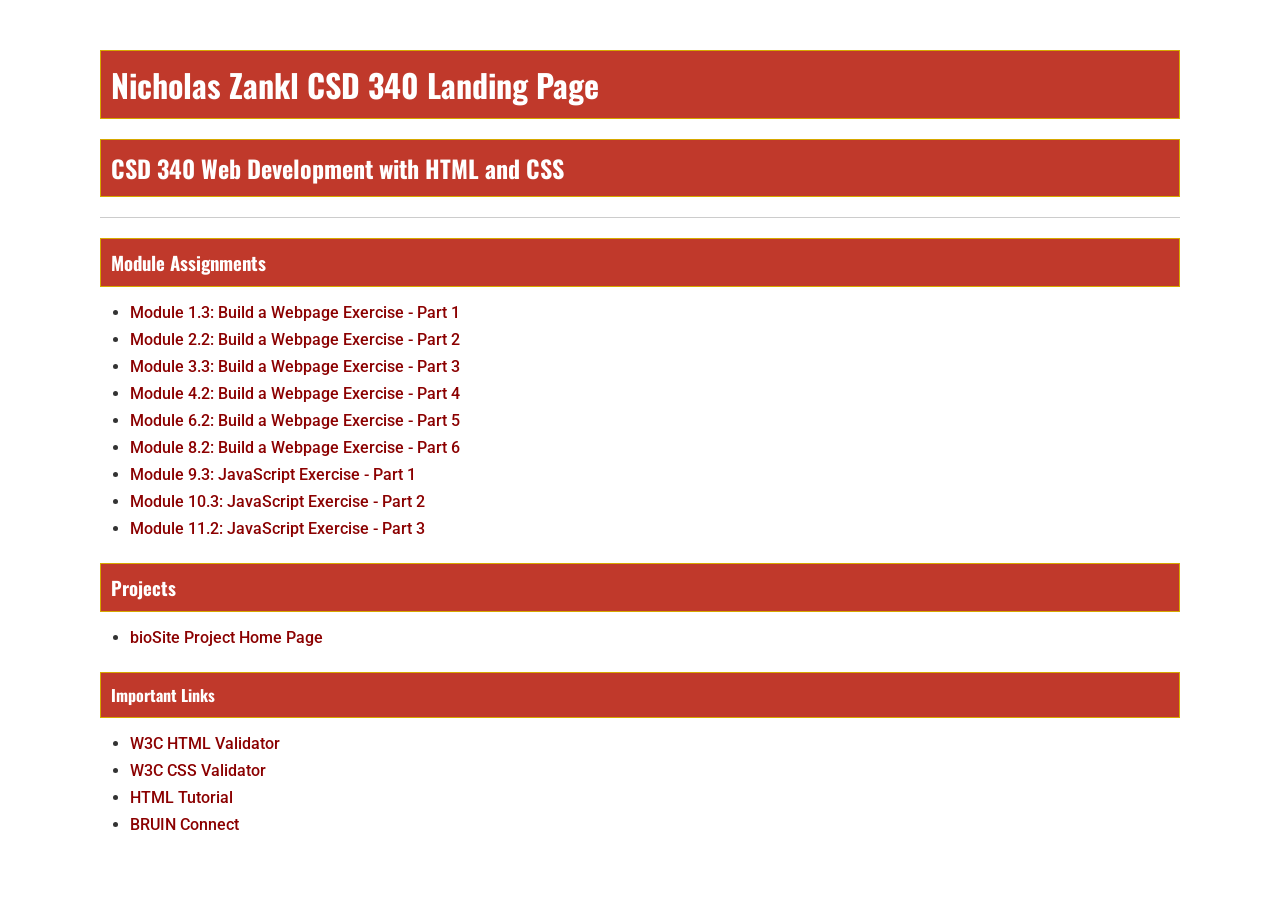
<file: index.html>
<!-- 
    Title: index.html
    Author: Nicholas Zankl
    Description: Landing page portal for CSD 340 Web Development with HTML and CSS
-->

<!DOCTYPE html>
<html lang="en">
<head>
    <meta charset="UTF-8">
    <meta name="viewport" content="width=device-width, initial-scale=1.0">
    <title>Nicholas Zankl CSD 340 Landing Page</title>
    <!-- Google Fonts link for modern typography -->
    <link rel="preconnect" href="https://fonts.googleapis.com">
    <link rel="preconnect" href="https://fonts.gstatic.com" crossorigin>
    <link href="https://fonts.googleapis.com/css2?family=Oswald:wght@400;600;700&family=Roboto:wght@400;500;700&display=swap" rel="stylesheet">
    <!-- Link to external CSS stylesheet -->
    <link rel="stylesheet" href="site.css">
</head>
<body>
    <div id="container">
        <h1>Nicholas Zankl CSD 340 Landing Page</h1>
        <h2>CSD 340 Web Development with HTML and CSS</h2>
        
        <hr>

        <h3>Module Assignments</h3>
        <ul>
            <li><a href="module-1/Zankl_Mod1_3.html">Module 1.3: Build a Webpage Exercise - Part 1</a></li>
            <li><a href="module-2/Zankl_Mod2_2.html">Module 2.2: Build a Webpage Exercise - Part 2</a></li>
            <li><a href="module-3/Zankl_Mod3_3.html">Module 3.3: Build a Webpage Exercise - Part 3</a></li>
			<li><a href="module-4/Zankl_Mod4_2.html">Module 4.2: Build a Webpage Exercise - Part 4</a></li>
			<li><a href="module-6/Zankl_Mod6_2.html">Module 6.2: Build a Webpage Exercise - Part 5</a></li>
			<li><a href="module-8/Zankl_Mod8_2.html">Module 8.2: Build a Webpage Exercise - Part 6</a></li>
			<li><a href="module-9/Zankl_Mod9_3.html">Module 9.3: JavaScript Exercise - Part 1</a></li>
			<li><a href="module-10/Zankl_Mod10_3.html">Module 10.3: JavaScript Exercise - Part 2</a></li>
			<li><a href="module-11/Zankl_Mod11_2.html">Module 11.2: JavaScript Exercise - Part 3</a></li>
        </ul>

        <h3>Projects</h3>
        <ul>
            <li><a href="bioSite/index.html">bioSite Project Home Page</a></li>
        </ul>

        <h4>Important Links</h4>
        <ul>
            <li><a href="https://validator.w3.org/" target="_blank" rel="noopener">W3C HTML Validator</a></li>
            <li><a href="http://jigsaw.w3.org/css-validator/" target="_blank" rel="noopener">W3C CSS Validator</a></li>
            <li><a href="https://www.w3schools.com/html/" target="_blank" rel="noopener">HTML Tutorial</a></li>
            <li><a href="https://bruinconnect.bellevue.edu/" target="_blank" rel="noopener">BRUIN Connect</a></li>
        </ul>
    </div>
</body>
</html>
</file>
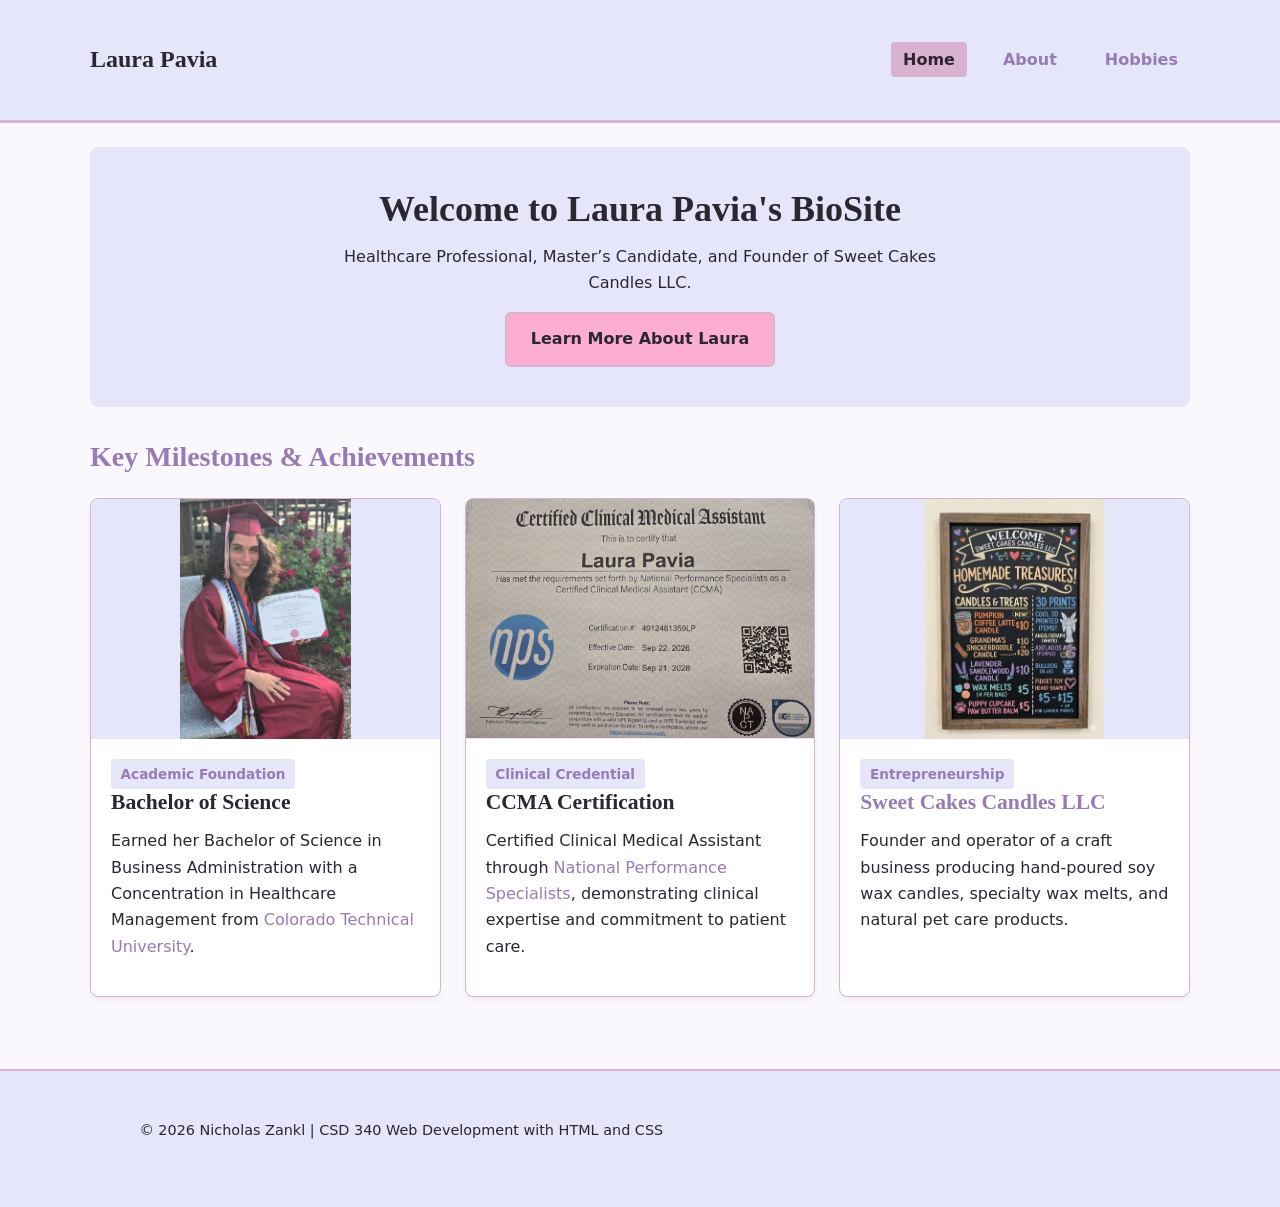
<file: bioSite/index.html>
<!--
 * Title: index.html
 * Assignment: Module 7.2
 * Author: Nicholas Zankl
 * Date: November 29, 2026
 * 
 * Purpose: Landing page for Laura Pavia's bioSite project
 -->
<!DOCTYPE html>
<html lang="en">
<head>
  <meta charset="UTF-8">
  <meta name="viewport" content="width=device-width, initial-scale=1.0">
  <title>Laura Pavia | Home</title>
  <link rel="stylesheet" href="css/site.css">
</head>
<body>

  <header class="site-header">
    <div class="container nav-wrapper">
      <span class="site-title">Laura Pavia</span>
      <nav class="main-nav">
        <ul>
          <li><a href="index.html" class="active">Home</a></li>
          <li><a href="about.html">About</a></li>
          <li><a href="hobbies.html">Hobbies</a></li>
        </ul>
      </nav>
    </div>
  </header>

  <main class="container">
    <section class="hero">
      <h1>Welcome to Laura Pavia's BioSite</h1>
      <p>Healthcare Professional, Master’s Candidate, and Founder of Sweet Cakes Candles LLC.</p>
      <a href="about.html" class="btn">Learn More About Laura</a>
    </section>

    <section>
      <h2>Key Milestones &amp; Achievements</h2>
      <div class="grid-3col">
        
        <article class="card">
          <img src="images/graduation.jpg" alt="Laura holding her CTU Bachelor of Science diploma" class="card-img">
          <div class="card-body">
            <span class="badge">Academic Foundation</span>
            <h3>Bachelor of Science</h3>
            <p>Earned her Bachelor of Science in Business Administration with a Concentration in Healthcare Management from <a href="https://www.coloradotech.edu/" target="_blank" rel="noopener noreferrer">Colorado Technical University</a>.</p>
          </div>
        </article>

        <article class="card">
          <img src="images/ccma-cert.jpg" alt="Laura's Certified Clinical Medical Assistant Certificate" class="card-img">
          <div class="card-body">
            <span class="badge">Clinical Credential</span>
            <h3>CCMA Certification</h3>
            <p>Certified Clinical Medical Assistant through <a href="https://npscerts.com/" target="_blank" rel="noopener noreferrer">National Performance Specialists</a>, demonstrating clinical expertise and commitment to patient care.</p>
          </div>
        </article>

        <article class="card">
          <img src="images/menu-board.jpg" alt="Chalkboard product menu for Sweet Cakes Candles LLC" class="card-img">
          <div class="card-body">
            <span class="badge">Entrepreneurship</span>
            <h3><a href="https://www.facebook.com/share/1MctZQp19n/" target="_blank" rel="noopener noreferrer">Sweet Cakes Candles LLC</a></h3>
            <p>Founder and operator of a craft business producing hand-poured soy wax candles, specialty wax melts, and natural pet care products.</p>
          </div>
        </article>

      </div>
    </section>
  </main>

  <footer class="site-footer">
    <div class="container">
      <p>&copy; 2026 Nicholas Zankl | CSD 340 Web Development with HTML and CSS</p>
    </div>
  </footer>

</body>
</html>
</file>
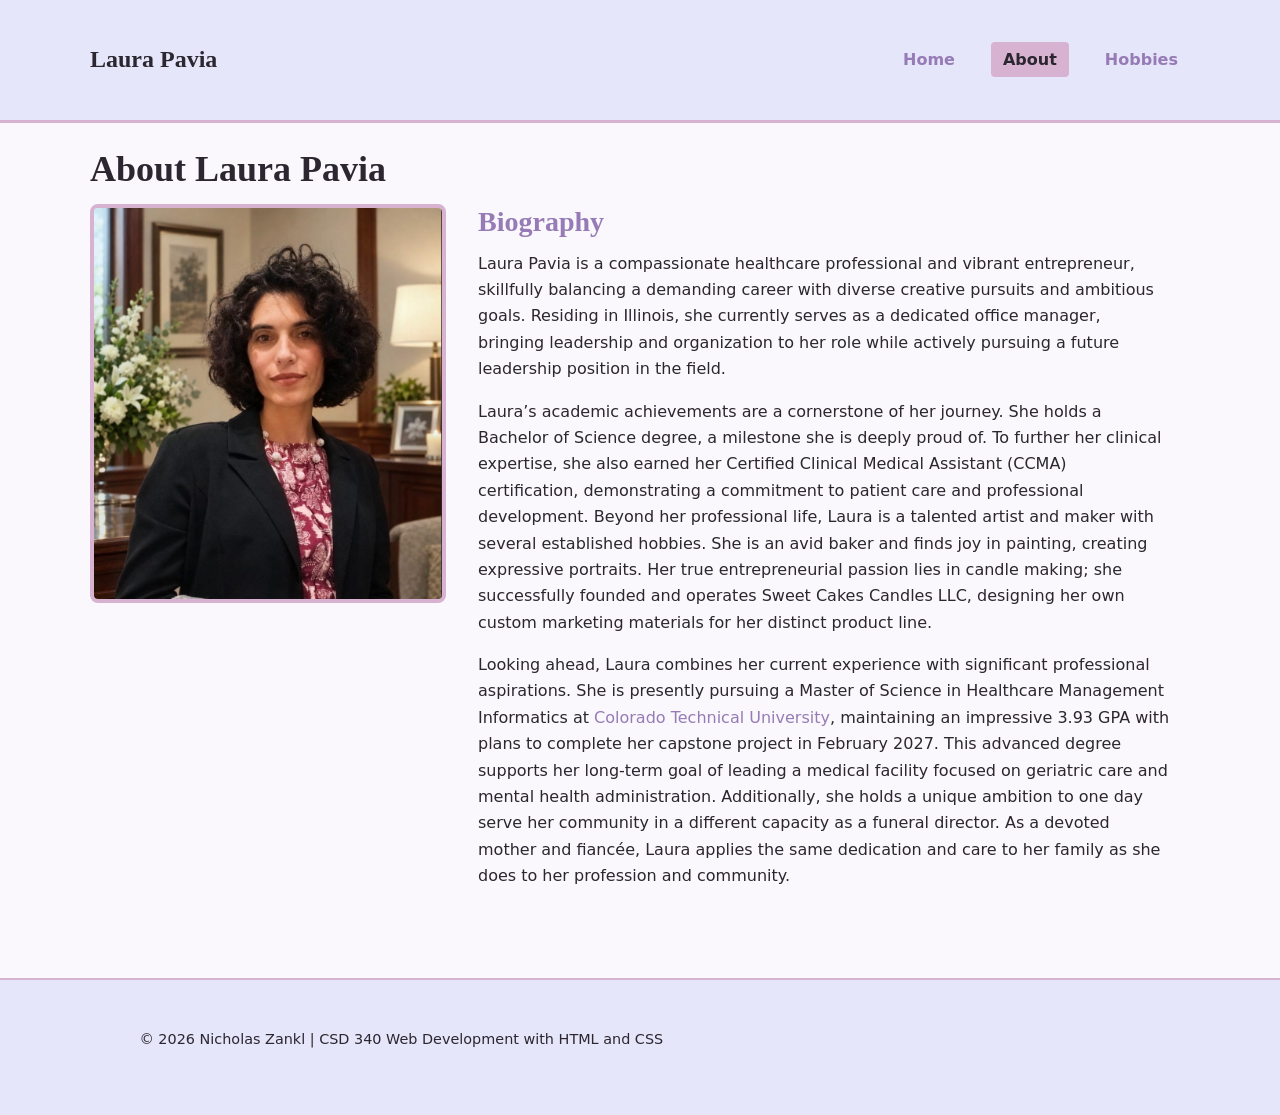
<file: bioSite/about.html>
<!--
 * Title: about.html
 * Assignment: Module 7.2
 * Author: Nicholas Zankl
 * Date: November 29, 2026
 * 
 * Purpose: About page displaying Laura Pavia's professional biography
 -->
<!DOCTYPE html>
<html lang="en">
<head>
  <meta charset="UTF-8">
  <meta name="viewport" content="width=device-width, initial-scale=1.0">
  <title>Laura Pavia | About</title>
  <link rel="stylesheet" href="css/site.css">
</head>
<body>

  <header class="site-header">
    <div class="container nav-wrapper">
      <span class="site-title">Laura Pavia</span>
      <nav class="main-nav">
        <ul>
          <li><a href="index.html">Home</a></li>
          <li><a href="about.html" class="active">About</a></li>
          <li><a href="hobbies.html">Hobbies</a></li>
        </ul>
      </nav>
    </div>
  </header>

  <main class="container">
    <h1>About Laura Pavia</h1>
    
    <div class="about-layout">
      <aside class="portrait-container">
        <img src="images/portrait.jpg" alt="Professional portrait of Laura Pavia" class="portrait-img">
      </aside>

      <article class="bio-text">
        <h2>Biography</h2>
        <p>Laura Pavia is a compassionate healthcare professional and vibrant entrepreneur, skillfully balancing a demanding career with diverse creative pursuits and ambitious goals. Residing in Illinois, she currently serves as a dedicated office manager, bringing leadership and organization to her role while actively pursuing a future leadership position in the field.</p>
        
        <p>Laura’s academic achievements are a cornerstone of her journey. She holds a Bachelor of Science degree, a milestone she is deeply proud of. To further her clinical expertise, she also earned her Certified Clinical Medical Assistant (CCMA) certification, demonstrating a commitment to patient care and professional development. Beyond her professional life, Laura is a talented artist and maker with several established hobbies. She is an avid baker and finds joy in painting, creating expressive portraits. Her true entrepreneurial passion lies in candle making; she successfully founded and operates Sweet Cakes Candles LLC, designing her own custom marketing materials for her distinct product line.</p>
        
        <p>Looking ahead, Laura combines her current experience with significant professional aspirations. She is presently pursuing a Master of Science in Healthcare Management Informatics at <a href="https://www.coloradotech.edu/" target="_blank" rel="noopener noreferrer">Colorado Technical University</a>, maintaining an impressive 3.93 GPA with plans to complete her capstone project in February 2027. This advanced degree supports her long-term goal of leading a medical facility focused on geriatric care and mental health administration. Additionally, she holds a unique ambition to one day serve her community in a different capacity as a funeral director. As a devoted mother and fiancée, Laura applies the same dedication and care to her family as she does to her profession and community.</p>
      </article>
    </div>
  </main>

  <footer class="site-footer">
    <div class="container">
      <p>&copy; 2026 Nicholas Zankl | CSD 340 Web Development with HTML and CSS</p>
    </div>
  </footer>

</body>
</html>
</file>
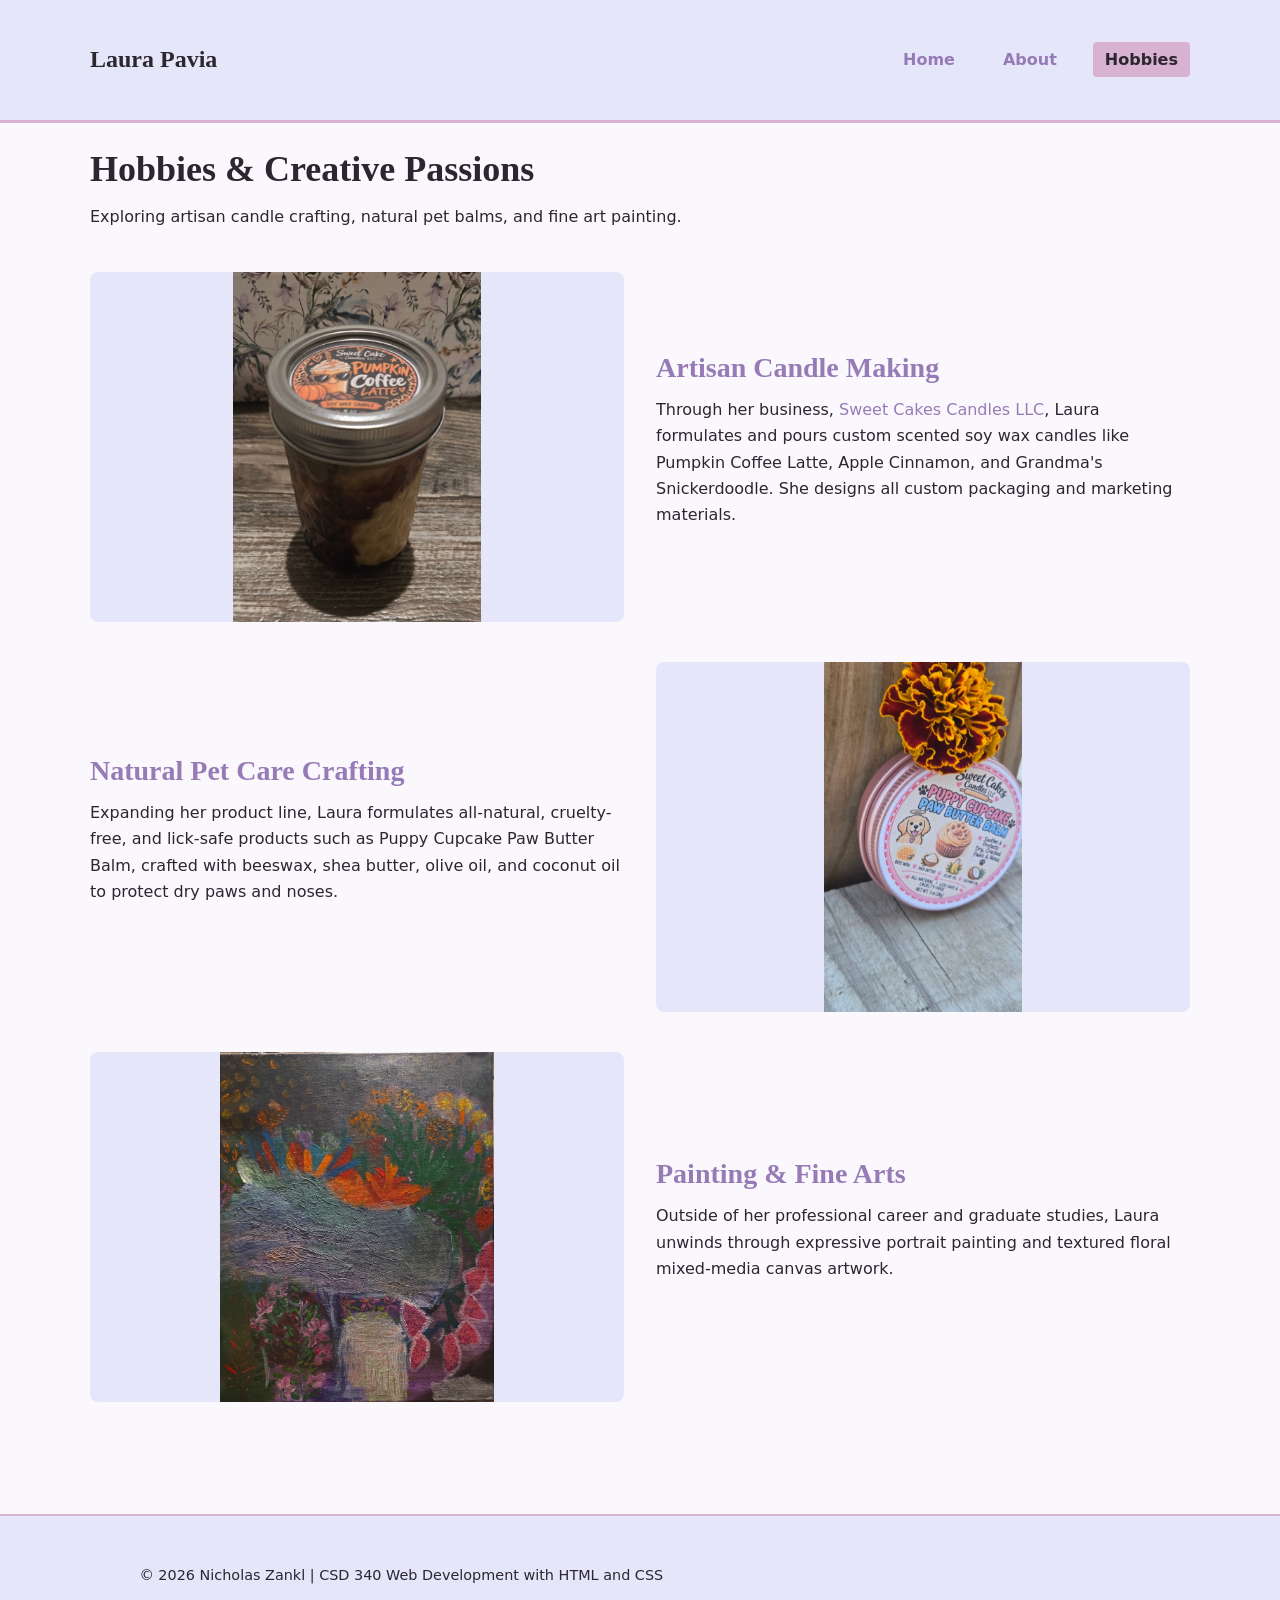
<file: bioSite/hobbies.html>
<!--
 * Title: hobbies.html
 * Assignment: Module 7.2
 * Author: Nicholas Zankl
 * Date: November 29, 2026
 * 
 * Purpose: Hobbies page showcasing Laura's candle crafting, pet balms, and painting
 -->
<!DOCTYPE html>
<html lang="en">
<head>
  <meta charset="UTF-8">
  <meta name="viewport" content="width=device-width, initial-scale=1.0">
  <title>Laura Pavia | Hobbies</title>
  <link rel="stylesheet" href="css/site.css">
</head>
<body>

  <header class="site-header">
    <div class="container nav-wrapper">
      <span class="site-title">Laura Pavia</span>
      <nav class="main-nav">
        <ul>
          <li><a href="index.html">Home</a></li>
          <li><a href="about.html">About</a></li>
          <li><a href="hobbies.html" class="active">Hobbies</a></li>
        </ul>
      </nav>
    </div>
  </header>

  <main class="container">
    <h1>Hobbies &amp; Creative Passions</h1>
    <p>Exploring artisan candle crafting, natural pet balms, and fine art painting.</p>
    <br>

    <section class="zigzag-item">
      <img src="images/candles.jpg" alt="Sweet Cakes Candles LLC Pumpkin Coffee Latte Candle" class="card-img" style="height: auto; max-height: 350px; border-radius: 8px;">
      <div class="zigzag-text">
        <h2>Artisan Candle Making</h2>
        <p>Through her business, <a href="https://www.facebook.com/share/1MctZQp19n/" target="_blank" rel="noopener noreferrer">Sweet Cakes Candles LLC</a>, Laura formulates and pours custom scented soy wax candles like Pumpkin Coffee Latte, Apple Cinnamon, and Grandma's Snickerdoodle. She designs all custom packaging and marketing materials.</p>
      </div>
    </section>

    <section class="zigzag-item reverse">
      <img src="images/paw-balm.jpg" alt="Puppy Cupcake Paw Butter Balm container" class="card-img" style="height: auto; max-height: 350px; border-radius: 8px;">
      <div class="zigzag-text">
        <h2>Natural Pet Care Crafting</h2>
        <p>Expanding her product line, Laura formulates all-natural, cruelty-free, and lick-safe products such as Puppy Cupcake Paw Butter Balm, crafted with beeswax, shea butter, olive oil, and coconut oil to protect dry paws and noses.</p>
      </div>
    </section>

    <section class="zigzag-item">
      <img src="images/painting.jpg" alt="Expressive floral mixed-media painting by Laura" class="card-img" style="height: auto; max-height: 350px; border-radius: 8px;">
      <div class="zigzag-text">
        <h2>Painting &amp; Fine Arts</h2>
        <p>Outside of her professional career and graduate studies, Laura unwinds through expressive portrait painting and textured floral mixed-media canvas artwork.</p>
      </div>
    </section>
  </main>

  <footer class="site-footer">
    <div class="container">
      <p>&copy; 2026 Nicholas Zankl | CSD 340 Web Development with HTML and CSS</p>
    </div>
  </footer>

</body>
</html>
</file>
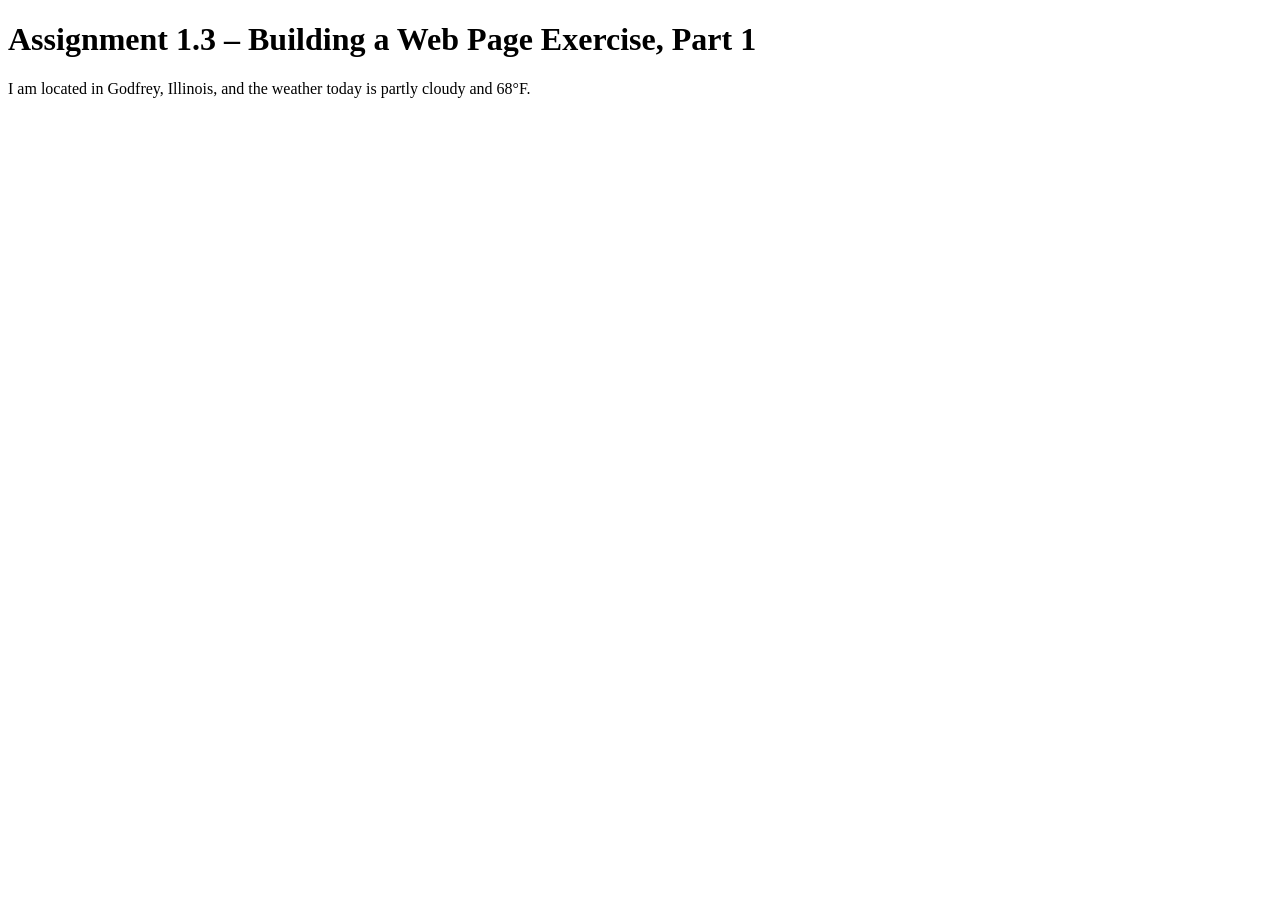
<file: module-1/Zankl_Mod1_3.html>
<!DOCTYPE html>
<html lang="en">
<head>
    <meta charset="UTF-8">
    <title>CSD 340 Web Development with HTML and CSS</title>
</head>
<body>
    <h1>Assignment 1.3 – Building a Web Page Exercise, Part 1</h1>
    <p>I am located in Godfrey, Illinois, and the weather today is partly cloudy and 68&deg;F.</p>
</body>
</html>
</file>
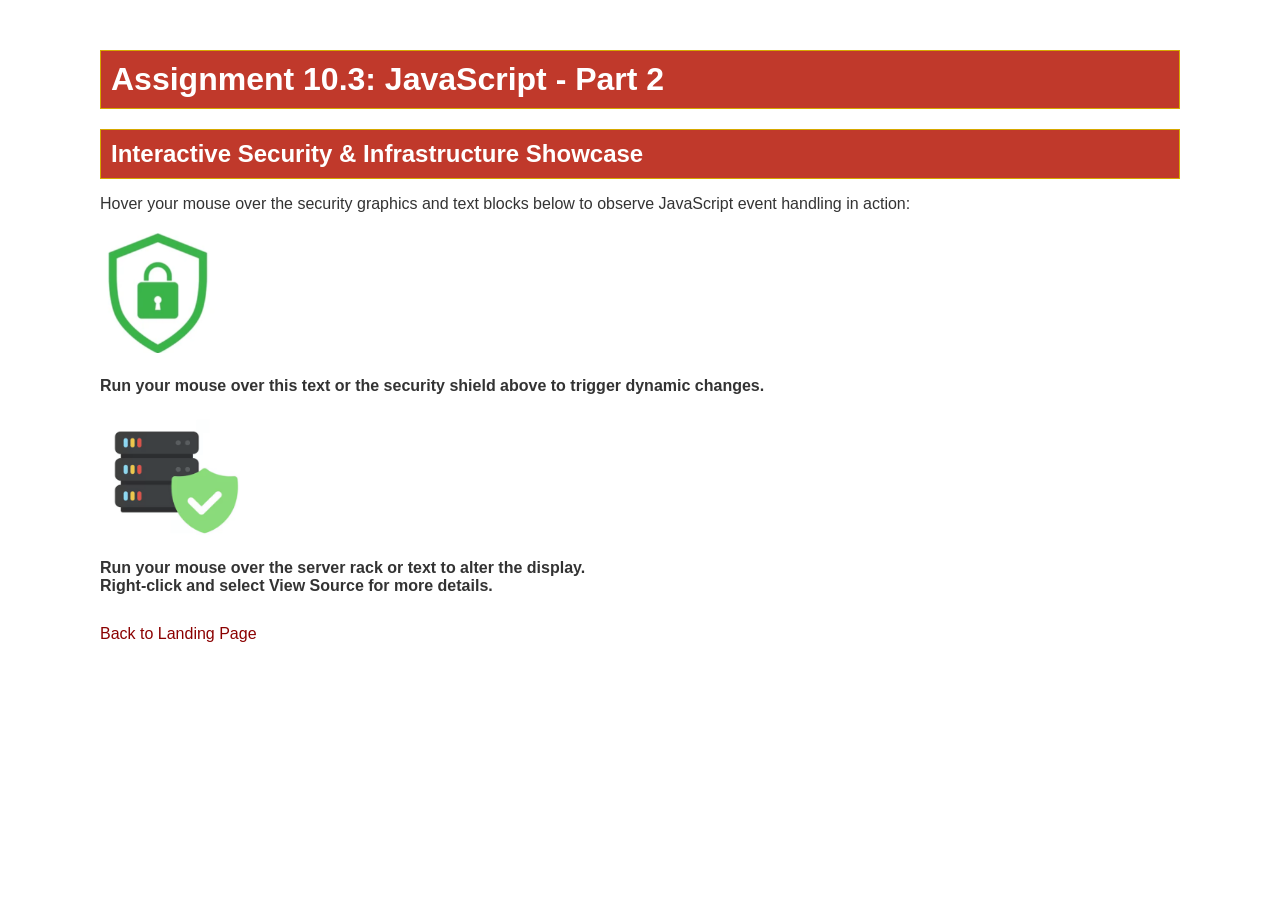
<file: module-10/Zankl_Mod10_3.html>
<!DOCTYPE html>
<html lang="en">
<!--
    Title: Assignment 10.3 - JavaScript Exercise, Part 2
    Author: Nicholas Zankl
    Date: November 8, 2026
    Description: HTML document implementing JavaScript event handling with mouseover and mouseout events using custom security graphics.
-->
<head>
    <meta charset="UTF-8">
    <meta name="viewport" content="width=device-width, initial-scale=1.0">
    <title>CSD 340 Web Development with HTML and CSS</title>
    <link rel="stylesheet" href="../site.css">
</head>
<body>
    <div id="container">
        <!-- Main Header -->
        <h1>Assignment 10.3: JavaScript - Part 2</h1>

        <h2>Interactive Security & Infrastructure Showcase</h2>

        <p>Hover your mouse over the security graphics and text blocks below to observe JavaScript event handling in action:</p>

        <!-- Security Shield Interactive Hover Event -->
        <div style="margin: 20px 0;">
            <a href="#"
               onmouseover="secShield.src='12.png';"
               onmouseout="secShield.src='11.png';"
            >
                <img border="0" name="secShield" src="11.png" alt="Security Shield Status" width="120" height="120">
            </a>
        </div>

        <div onmouseover="this.style.color='#0056b3';"
             onmouseout="this.style.color='black';"
             style="margin-bottom: 20px; font-weight: bold;">
            Run your mouse over this text or the security shield above to trigger dynamic changes.
        </div>

        <!-- Server Infrastructure Interactive Hover Event -->
        <div style="margin: 20px 0;">
            <a href="#"
               onmouseover="serverStatus.src='22.png';"
               onmouseout="serverStatus.src='21.png';"
            >
                <img border="0" name="serverStatus" src="21.png" alt="Server Infrastructure Status" width="140" height="120">
            </a>
        </div>

        <div onmouseover="this.style.color='#0056b3';"
             onmouseout="this.style.color='black';"
             style="margin-bottom: 20px; font-weight: bold;">
            Run your mouse over the server rack or text to alter the display.
            <br />
            Right-click and select View Source for more details.
        </div>

        <p style="margin-top: 30px;"><a href="../index.html">Back to Landing Page</a></p>
    </div>
</body>
</html>
</file>
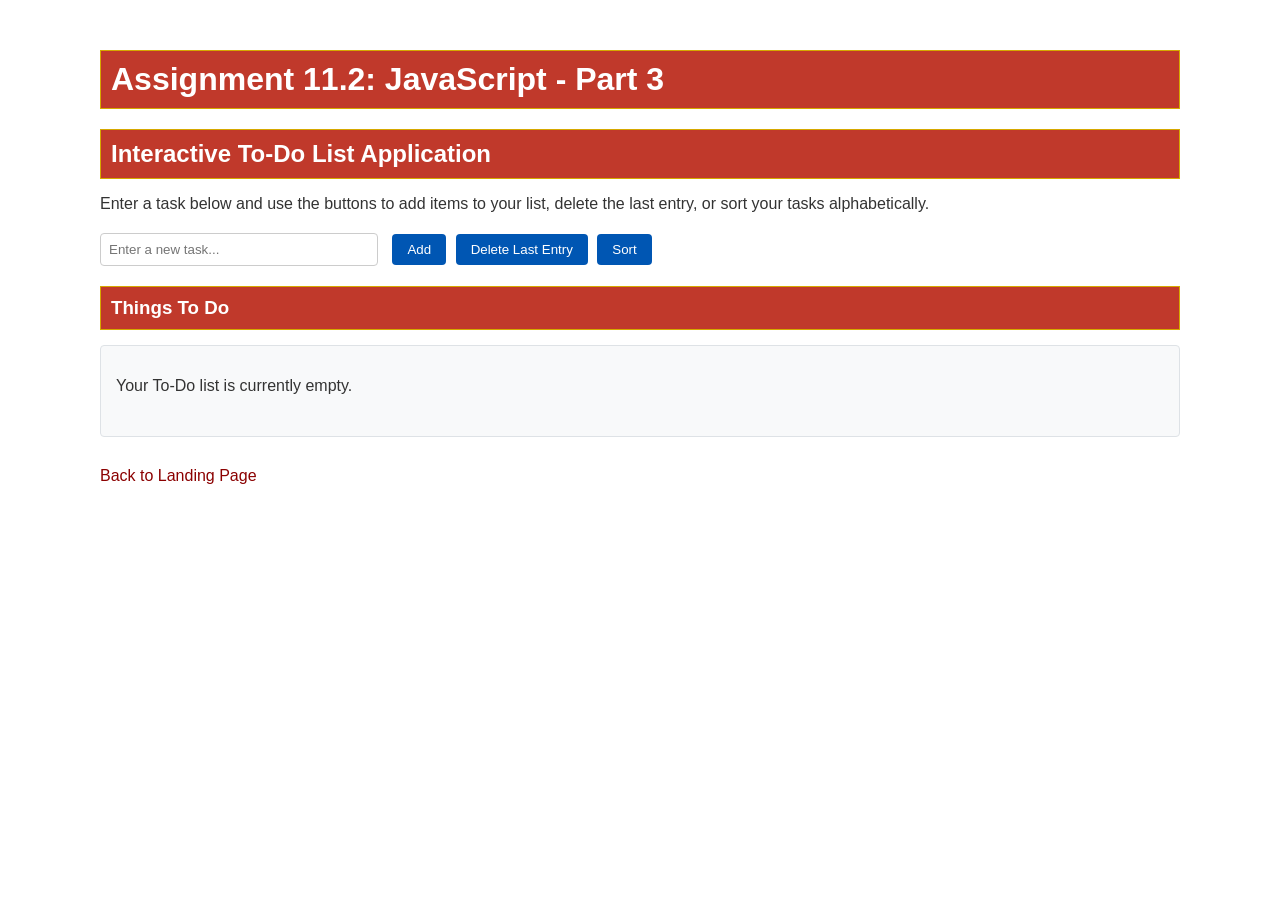
<file: module-11/Zankl_Mod11_2.html>
<!DOCTYPE html>
<html lang="en">
<!--
    Title: Assignment 11.2 - JavaScript Exercise, Part 3
    Author: Nicholas Zankl
    Date: December 13, 2026
    Description: HTML document implementing an interactive JavaScript To-Do List with array manipulation, alerts, and dynamic display updates.
-->
<head>
    <meta charset="UTF-8">
    <meta name="viewport" content="width=device-width, initial-scale=1.0">
    <title>CSD 340 Web Development with HTML and CSS</title>
    <link rel="stylesheet" href="../site.css">
    <style>
        /* Custom styling for the To-Do list application */
        .todo-input-group {
            margin: 20px 0;
        }
        .todo-input-group input[type="text"] {
            padding: 8px;
            width: 260px;
            margin-right: 10px;
            border: 1px solid #ccc;
            border-radius: 4px;
        }
        .todo-input-group button {
            padding: 8px 15px;
            margin-right: 5px;
            background-color: #0056b3;
            color: white;
            border: none;
            border-radius: 4px;
            cursor: pointer;
        }
        .todo-input-group button:hover {
            background-color: #004494;
        }
        #todo-display {
            background-color: #f8f9fa;
            border: 1px solid #dee2e6;
            border-radius: 4px;
            padding: 15px;
            margin-top: 15px;
            min-height: 60px;
        }
        #todo-display ul {
            margin: 0;
            padding-left: 20px;
        }
    </style>
    <script>
        // Global array to store To-Do items
        var todoArray = [];

        // Function for displaying the contents of the array
        function displayTodoList() {
            var displayArea = document.getElementById("todo-display");
            if (todoArray.length === 0) {
                displayArea.innerHTML = "<p>Your To-Do list is currently empty.</p>";
                return;
            }
            var htmlList = "<ul>";
            for (var i = 0; i < todoArray.length; i++) {
                htmlList += "<li>" + todoArray[i] + "</li>";
            }
            htmlList += "</ul>";
            displayArea.innerHTML = htmlList;
        }

        // Function for adding an element to the array
        function addTodoItem() {
            var inputField = document.getElementById("todoInput");
            var itemText = inputField.value.trim();

            if (itemText === "") {
                alert("Please enter a valid task before clicking Add.");
                return;
            }

            todoArray.push(itemText);
            alert("Added task: " + itemText);
            inputField.value = ""; // Clear input box
            displayTodoList();
        }

        // Function for deleting the last element in the array
        function deleteLastTodoItem() {
            if (todoArray.length === 0) {
                alert("The To-Do list is already empty. Nothing to delete.");
                return;
            }

            var removedItem = todoArray.pop();
            alert("Deleted last entry: " + removedItem);
            displayTodoList();
        }

        // Function for sorting the array
        function sortTodoList() {
            if (todoArray.length <= 1) {
                alert("Not enough items to sort.");
                return;
            }

            todoArray.sort();
            alert("The To-Do list has been successfully sorted alphabetically!");
            displayTodoList();
        }
    </script>
</head>
<body>
    <div id="container">
        <!-- Main Header -->
        <h1>Assignment 11.2: JavaScript - Part 3</h1>

        <h2>Interactive To-Do List Application</h2>

        <p>Enter a task below and use the buttons to add items to your list, delete the last entry, or sort your tasks alphabetically.</p>

        <!-- Input Box and Three Required Buttons -->
        <div class="todo-input-group">
            <input type="text" id="todoInput" placeholder="Enter a new task...">
            <button type="button" onclick="addTodoItem()">Add</button>
            <button type="button" onclick="deleteLastTodoItem()">Delete Last Entry</button>
            <button type="button" onclick="sortTodoList()">Sort</button>
        </div>

        <!-- Display Area -->
        <h3>Things To Do</h3>
        <div id="todo-display">
            <p>Your To-Do list is currently empty.</p>
        </div>

        <p style="margin-top: 30px;"><a href="../index.html">Back to Landing Page</a></p>
    </div>
</body>
</html>
</file>
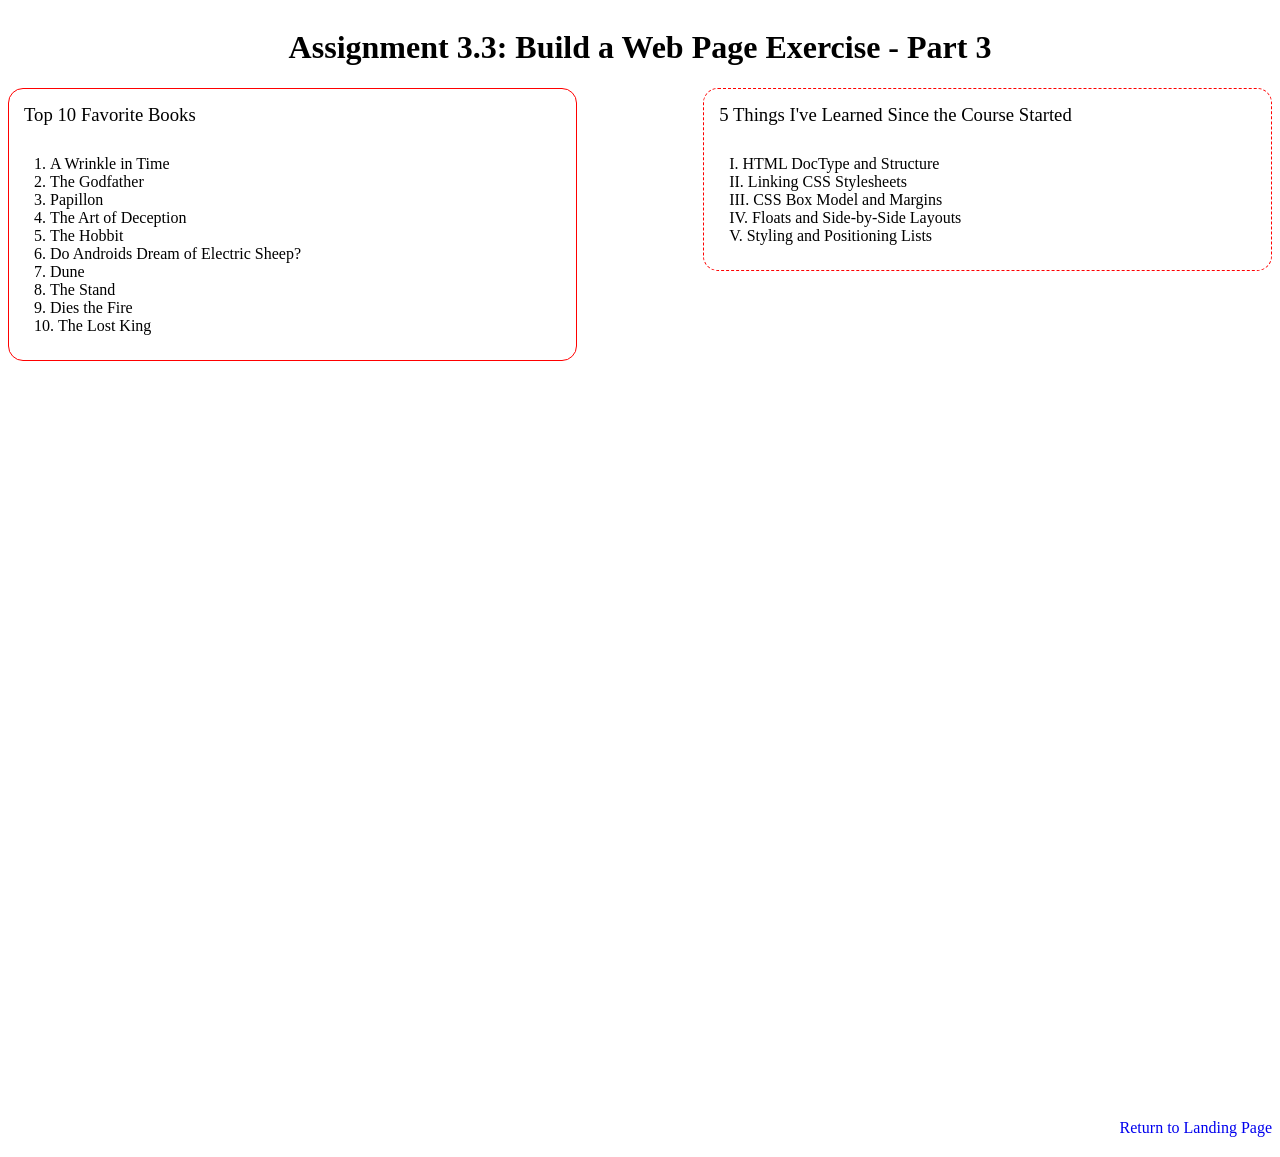
<file: module-3/Zankl_Mod3_3.html>
<!-- 
    Title: Zankl_Mod3_3.html
    Author: Nicholas Zankl
    Date: November 1, 2026
    Description: Assignment 3.3 - Build a Web Page Exercise, Part 3
-->

<!DOCTYPE html>
<html lang="en">
<head>
    <meta charset="UTF-8">
    <meta name="viewport" content="width=device-width, initial-scale=1.0">
    <title>CSD 340 Web Development with HTML and CSS</title>
    <link rel="stylesheet" href="Zankl_Mod3_3.css">
</head>
<body>

    <div id="container">
        <h1>Assignment 3.3: Build a Web Page Exercise - Part 3</h1>

        <!-- Left side-by-side div -->
        <div class="left-div">
            <div class="card-solid">
                <h3>Top 10 Favorite Books</h3>
                <ol class="book-list">
                    <li>A Wrinkle in Time</li>
                    <li>The Godfather</li>
                    <li>Papillon</li>
                    <li>The Art of Deception</li>
                    <li>The Hobbit</li>
                    <li>Do Androids Dream of Electric Sheep?</li>
                    <li>Dune</li>
                    <li>The Stand</li>
                    <li>Dies the Fire</li>
                    <li>The Lost King</li>
                </ol>
            </div>
        </div>

        <!-- Right side-by-side div -->
        <div class="right-div">
            <div class="card-dashed">
                <h3>5 Things I've Learned Since the Course Started</h3>
                <ol class="learned-list">
                    <li>HTML DocType and Structure</li>
                    <li>Linking CSS Stylesheets</li>
                    <li>CSS Box Model and Margins</li>
                    <li>Floats and Side-by-Side Layouts</li>
                    <li>Styling and Positioning Lists</li>
                </ol>
            </div>
        </div>

        <!-- Bottom navigation div -->
        <div class="bottom-div">
            <a href="../index.html">Return to Landing Page</a>
        </div>
    </div>

</body>
</html>
</file>
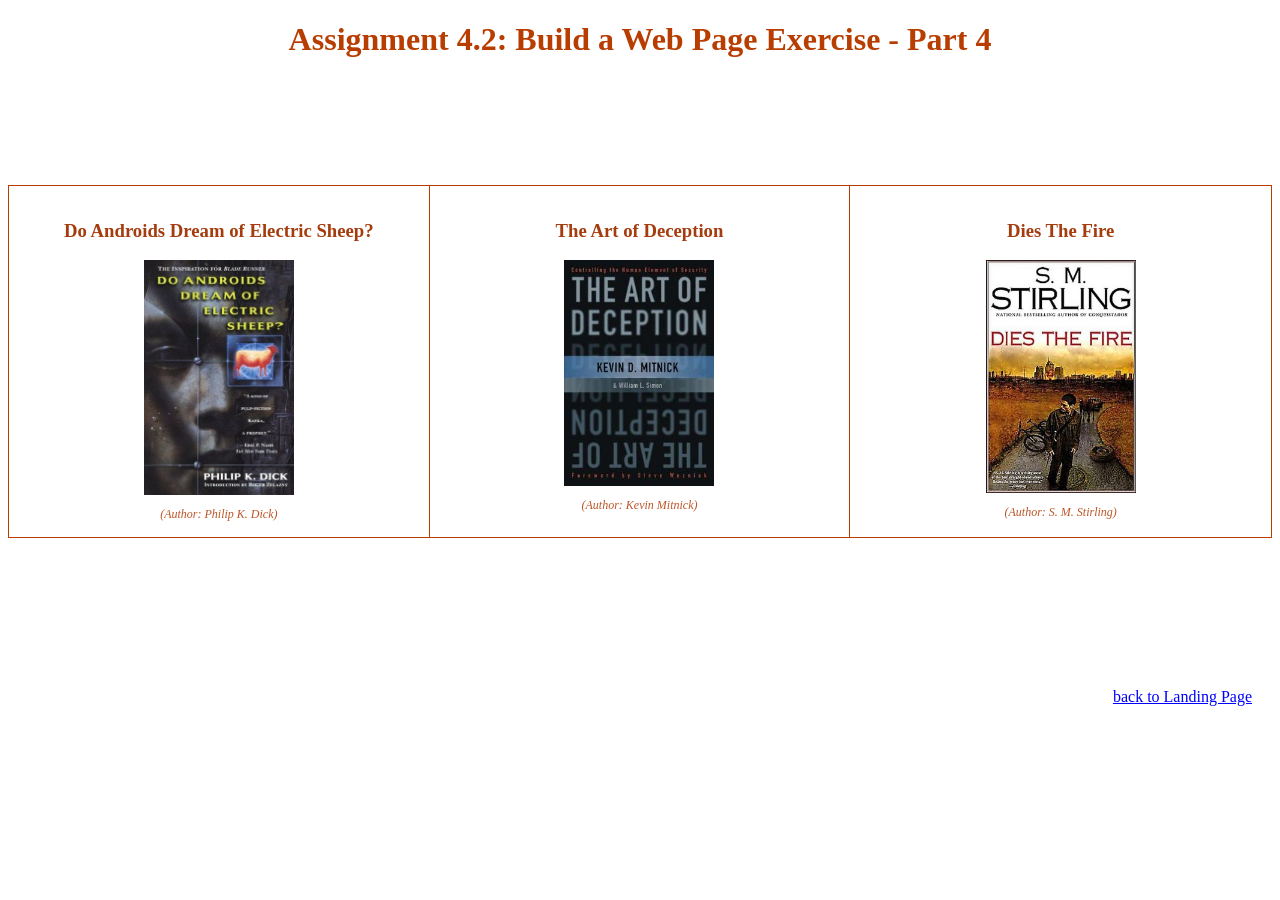
<file: module-4/Zankl_Mod4_2.html>
<!DOCTYPE html>
<!--
    Title: Assignment 4.2 - Build a Web Page Exercise, Part 4
    Author: Nicholas Zankl
    Date: November 8, 2026
    Description: HTML document displaying a 3-column CSS Grid image gallery featuring book covers, titles, and author captions.
-->

<html lang="en">
<head>
    <meta charset="UTF-8">
    <meta name="viewport" content="width=device-width, initial-scale=1.0">
    <title>CSD 340 Web Development with HTML and CSS</title>
    <link rel="stylesheet" href="Zankl_Mod4_2.css">
</head>
<body>
    <div id="container">
        <h1>Assignment 4.2: Build a Web Page Exercise - Part 4</h1>

        <div id="image-gallery">
            <div class="gallery-item">
                <h3>Do Androids Dream of Electric Sheep?</h3>
                <figure>
                    <img src="images/book1.jpg" alt="Do Androids Dream of Electric Sheep? cover">
                    <figcaption>(Author: Philip K. Dick)</figcaption>
                </figure>
            </div>

            <div class="gallery-item">
                <h3>The Art of Deception</h3>
                <figure>
                    <img src="images/book2.jpg" alt="The Art of Deception cover">
                    <figcaption>(Author: Kevin Mitnick)</figcaption>
                </figure>
            </div>

            <div class="gallery-item">
                <h3>Dies The Fire</h3>
                <figure>
                    <img src="images/book3.jpg" alt="Dies The Fire cover">
                    <figcaption>(Author: S. M. Stirling)</figcaption>
                </figure>
            </div>
        </div>

        <div class="landing-link-container">
            <a href="../index.html" class="landing-link">back to Landing Page</a>
        </div>
    </div>
</body>
</html>
</file>
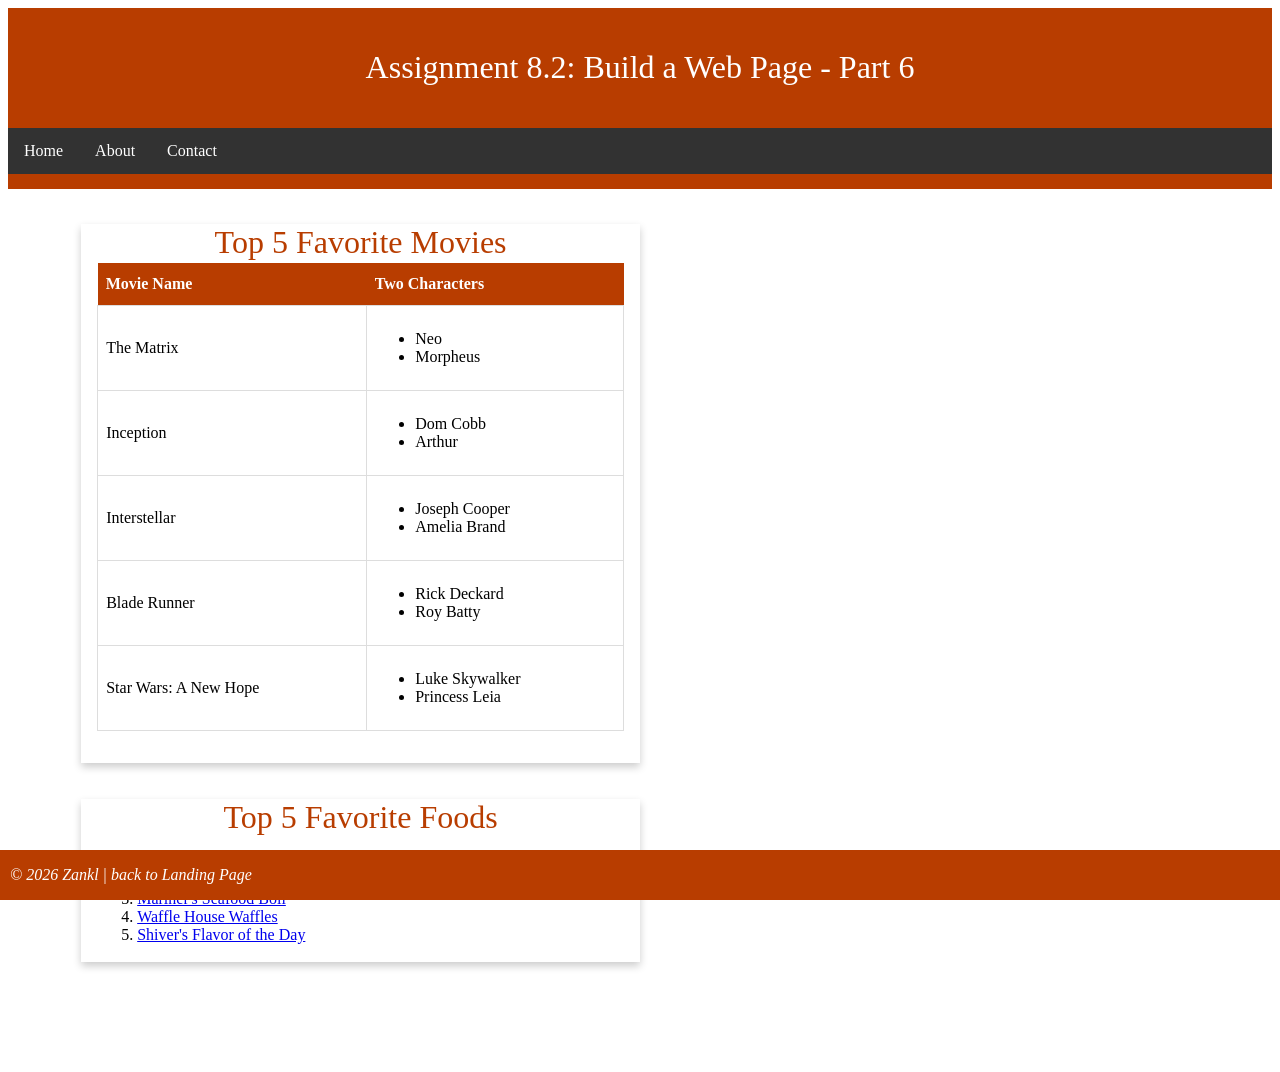
<file: module-8/Zankl_Mod8_2.html>
<!DOCTYPE html>
<html lang="en">
<head>
    <!--
        Title: Assignment 8.2 - Build a Web Page Exercise, Part 6
        Author: Nicholas Zankl
        Date: November 29, 2026
        Description: HTML document implementing CSS tables, forms, cards, and fixed footers.
    -->
    <meta charset="UTF-8">
    <meta name="viewport" content="width=device-width, initial-scale=1.0">
    <title>CSD 340 Web Development with HTML and CSS</title>
    <link rel="stylesheet" href="Zankl_Mod8_2.css">
</head>
<body>

    <header>
        <h1>Assignment 8.2: Build a Web Page - Part 6</h1>
    </header>

    <div id="navbar">
        <a href="#">Home</a>
        <a href="#">About</a>
        <a href="#">Contact</a>
    </div>

    <div id="container">
        <!-- Top 5 Favorite Movies Card -->
        <div class="card">
            <div class="card-title">
                Top 5 Favorite Movies
            </div>
            <div class="card-content">
                <table id="movies">
                    <thead>
                        <tr>
                            <th>Movie Name</th>
                            <th>Two Characters</th>
                        </tr>
                    </thead>
                    <tbody>
                        <tr>
                            <td>The Matrix</td>
                            <td>
                                <ul>
                                    <li>Neo</li>
                                    <li>Morpheus</li>
                                </ul>
                            </td>
                        </tr>
                        <tr>
                            <td>Inception</td>
                            <td>
                                <ul>
                                    <li>Dom Cobb</li>
                                    <li>Arthur</li>
                                </ul>
                            </td>
                        </tr>
                        <tr>
                            <td>Interstellar</td>
                            <td>
                                <ul>
                                    <li>Joseph Cooper</li>
                                    <li>Amelia Brand</li>
                                </ul>
                            </td>
                        </tr>
                        <tr>
                            <td>Blade Runner</td>
                            <td>
                                <ul>
                                    <li>Rick Deckard</li>
                                    <li>Roy Batty</li>
                                </ul>
                            </td>
                        </tr>
                        <tr>
                            <td>Star Wars: A New Hope</td>
                            <td>
                                <ul>
                                    <li>Luke Skywalker</li>
                                    <li>Princess Leia</li>
                                </ul>
                            </td>
                        </tr>
                    </tbody>
                </table>
            </div>
        </div>

        <br><br>

        <!-- Top 5 Favorite Foods Card -->
        <div class="card">
            <div class="card-title">
                Top 5 Favorite Foods
            </div>
            <div class="card-content">
                <ol>
                    <li><a href="https://order.raisingcanes.com/location/raising-canes-1078-3/menu/combos/the-caniac-combo" target="_blank">Raising Cane's Chicken Finger Combo</a></li>
                    <li><a href="https://www.texasroadhouse.com/location/469-edwardsvilleil/menu/just-for-starters/cactus-blossom" target="_blank">Texas Roadhouse Cactus Blossom</a></li>
                    <li><a href="https://www.redlobster.com/menu/seafood-boils/mariners-seafood-boil" target="_blank">Mariner's Seafood Boil</a></li>
                    <li><a href="https://www.wafflehouse.com/nutrition/waffles/" target="_blank">Waffle House Waffles</a></li>
                    <li><a href="https://shiversfc.com/" target="_blank">Shiver's Flavor of the Day</a></li>
                </ol>
            </div>
        </div>
    </div>

    <footer>
        <p>
            &copy; 2026 Zankl | <a href="../index.html">back to Landing Page</a>
        </p>
    </footer>

</body>
</html>
</file>
<file: site.css>
/*
    Title: site.css
    Author: Nicholas Zankl
    Date: November 1, 2026
    Description: Main stylesheet for CSD 340 landing page
*/

/* Font setup matching clean header & body style */
body {
    font-family: 'Roboto', sans-serif;
    margin: 0;
    padding: 0;
    background-color: #ffffff;
    color: #333333;
}

/* Container styling per specification */
#container {
    margin-top: 50px;
    margin-left: 100px;
    margin-right: 100px;
}

/* Heading styles with cohesive color scheme */
h1, h2, h3, h4 {
    font-family: 'Oswald', sans-serif;
    background-color: #c0392b; /* Vibrant crimson heading bar */
    color: #ffffff;            /* High contrast text */
    border: 1px solid #D6A800; /* Required gold border */
    padding: 10px;
    margin-bottom: 10px;
}

/* Horizontal rule divider */
hr {
    border: 0;
    height: 1px;
    background-color: #ccc;
    margin: 20px 0;
}

/* Unordered list styling */
ul {
    list-style-type: disc;
    padding-left: 30px;
    margin-bottom: 25px;
}

li {
    margin-bottom: 8px;
    font-size: 1rem;
    font-weight: 500;
}

/* Anchor tag states (matching color scheme) */
a {
    color: #8b0000;
    text-decoration: none;
}

a:hover {
    color: #e74c3c;
    text-decoration: underline;
}

a:visited {
    color: #5c0000;
}
</file>
<file: bioSite/css/site.css>
/**
 * Title: site.css
 * Assignment: Module 6.3, Development
 * Author: Nicholas Zankl
 * Date: November 22, 2026
 * 
 * Purpose: Global Atomic Design stylesheet for Laura Pavia's bioSite project
 */

/* ==========================================
   ATOMIC LEVEL: VARIABLES & RESET
   ========================================== */
:root {
  --color-classic-lavender: #E6E6FA;
  --color-lavender-pink: #FBAED2;
  --color-pink-lavender: #D8B2D1;
  --color-lavender-purple: #967BB6;
  --color-lilac: #C8A2C8;
  --color-plum: #DDA0DD;
  
  --color-dark-text: #2B2630;
  --color-body-bg: #FAF8FC;
  --color-card-bg: #FFFFFF;

  --font-heading: 'Merriweather', Georgia, serif;
  --font-body: 'Inter', system-ui, -apple-system, sans-serif;
  
  --lh-heading: 1.25;
  --lh-body: 1.65;
}

*, *::before, *::after {
  box-sizing: border-box;
  margin: 0;
  padding: 0;
}

body {
  font-family: var(--font-body);
  font-size: 1rem;
  line-height: var(--lh-body);
  color: var(--color-dark-text);
  background-color: var(--color-body-bg);
}

/* ==========================================
   ATOMIC LEVEL: TYPOGRAPHY & BUTTONS
   ========================================== */
h1, h2, h3, h4 {
  font-family: var(--font-heading);
  line-height: var(--lh-heading);
  color: var(--color-dark-text);
  margin-bottom: 0.75rem;
}

h1 { font-size: 2.25rem; }
h2 { font-size: 1.75rem; color: var(--color-lavender-purple); }
h3 { font-size: 1.35rem; color: var(--color-dark-text); }

p {
  margin-bottom: 1rem;
  max-width: 68ch;
}

a {
  color: var(--color-lavender-purple);
  text-decoration: none;
  transition: color 0.2s ease;
}

a:hover, a:focus {
  color: var(--color-plum);
  text-decoration: underline;
}

.btn {
  display: inline-block;
  padding: 0.75rem 1.5rem;
  font-family: var(--font-body);
  font-weight: 600;
  border-radius: 6px;
  background-color: var(--color-lavender-pink);
  color: var(--color-dark-text);
  border: 2px solid var(--color-pink-lavender);
  cursor: pointer;
  text-decoration: none;
  transition: background-color 0.2s ease;
}

.btn:hover {
  background-color: var(--color-lilac);
  text-decoration: none;
}

.badge {
  display: inline-block;
  padding: 0.25rem 0.6rem;
  font-size: 0.85rem;
  font-weight: 600;
  border-radius: 4px;
  background-color: var(--color-classic-lavender);
  color: var(--color-lavender-purple);
}

/* ==========================================
   MOLECULE LEVEL: CONTAINER & HEADER NAV
   ========================================== */
.container {
  width: 90%;
  max-width: 1100px;
  margin: 0 auto;
  padding: 1.5rem 0;
}

.site-header {
  background-color: var(--color-classic-lavender);
  border-bottom: 3px solid var(--color-pink-lavender);
  padding: 1rem 0;
}

.nav-wrapper {
  display: flex;
  justify-content: space-between;
  align-items: center;
  flex-wrap: wrap;
}

.site-title {
  font-family: var(--font-heading);
  font-size: 1.5rem;
  font-weight: 700;
  color: var(--color-dark-text);
}

.main-nav ul {
  display: flex;
  list-style: none;
  gap: 1.5rem;
}

.main-nav a {
  font-weight: 600;
  padding: 0.5rem 0.75rem;
  border-radius: 4px;
}

.main-nav a.active {
  background-color: var(--color-pink-lavender);
  color: var(--color-dark-text);
}

/* ==========================================
   MOLECULE LEVEL: CARDS & LAYOUT GRIDS
   ========================================== */
.hero {
  background-color: var(--color-classic-lavender);
  border-radius: 8px;
  padding: 2.5rem;
  margin-bottom: 2rem;
  text-align: center;
  display: flex;
  flex-direction: column;
  align-items: center;
}

.hero p {
  max-width: 600px;
  margin-left: auto;
  margin-right: auto;
}

.grid-3col {
  display: grid;
  grid-template-columns: repeat(auto-fit, minmax(300px, 1fr));
  gap: 1.5rem;
  margin-top: 1.5rem;
}

.card {
  background: var(--color-card-bg);
  border: 1px solid var(--color-pink-lavender);
  border-radius: 8px;
  overflow: hidden;
  box-shadow: 0 4px 6px rgba(0, 0, 0, 0.04);
}

.card-img {
  width: 100%;
  height: 240px;
  object-fit: contain;
  background-color: var(--color-classic-lavender);
  display: block;
}

.card-body {
  padding: 1.25rem;
}

.about-layout {
  display: grid;
  grid-template-columns: 1fr 2fr;
  gap: 2rem;
  align-items: start;
}

@media (max-width: 768px) {
  .about-layout {
    grid-template-columns: 1fr;
  }
}

.portrait-img {
  width: 100%;
  border-radius: 8px;
  border: 4px solid var(--color-pink-lavender);
}

.zigzag-item {
  display: grid;
  grid-template-columns: 1fr 1fr;
  gap: 2rem;
  align-items: center;
  margin-bottom: 2.5rem;
}

.zigzag-item.reverse {
  direction: rtl;
}

.zigzag-item.reverse .zigzag-text {
  direction: ltr;
}

@media (max-width: 768px) {
  .zigzag-item, .zigzag-item.reverse {
    grid-template-columns: 1fr;
    direction: ltr;
  }
}

.site-footer {
  background-color: var(--color-classic-lavender);
  border-top: 2px solid var(--color-pink-lavender);
  text-align: center;
  padding: 1.5rem 0;
  margin-top: 3rem;
  font-size: 0.9rem;
}
</file>
<file: module-3/Zankl_Mod3_3.css>
/* 
    Title: Zankl_Mod3_3.css
    Author: Nicholas Zankl
    Date: November 1, 2026
    Description: Stylesheet for Assignment 3.3
*/

#container {
    width: 100%;
    margin: 0 auto;
}

h1 {
    text-align: center;
    width: 100%;
    float: left; /* Ensures the title spans across the top properly */
}

.left-div {
    width: 45%;
    float: left;
}

.right-div {
    width: 45%;
    float: right;
}

h3 {
    font-weight: 500;
    margin-top: 0;
}

ol {
    font-weight: 300;
}

.card-solid {
    border: 1px solid red;
    border-radius: 15px;
    padding: 15px;
}

.book-list {
    list-style-position: inside;
    padding: 10px;
    margin: 0;
}

.card-dashed {
    border: 1px dashed red;
    border-radius: 15px;
    padding: 15px;
}

.learned-list {
    list-style-type: upper-roman;
    list-style-position: inside;
    padding: 10px;
    margin: 0;
}

.bottom-div {
    width: 100%;
    margin-top: 60%;
    float: right;
    margin-bottom: 20px;
    text-align: right;
}

.bottom-div a {
    text-decoration: none;
}

.bottom-div a:hover {
    text-decoration: underline;
}
</file>
<file: module-4/Zankl_Mod4_2.css>
/*
    Title: Assignment 4.2 - Build a Web Page Exercise, Part 4
    Author: Nicholas Zankl
    Date: October 28, 2026
    Description: CSS stylesheet providing layout, 3-column CSS Grid gallery styling, RGBA colors, and typography.
*/

/* Container & Typography */
#container {
    width: 100%;
}

h1 {
    text-align: center;
    color: rgba(184, 61, 0, 1);
}

h3 {
    text-align: center;
    color: rgba(160, 50, 0, 0.95);
}

/* Image Gallery CSS Grid */
#image-gallery {
    margin-top: 10%;
    display: grid;
    grid-template-columns: repeat(3, 1fr);
    border: 1px solid rgba(184, 61, 0, 1);
}

.gallery-item {
    border-right: 1px solid rgba(184, 61, 0, 1);
    padding: 15px;
}

.gallery-item:last-child {
    border-right: none;
}

/* Figure & Image Styling */
figure {
    text-align: center;
    margin: 0;
}

figure img {
    max-width: 150px;
    height: auto;
}

figcaption {
    font-style: italic;
    font-size: 0.75em;
    color: rgba(175, 55, 0, 0.85);
    margin-top: 8px;
}

/* Landing Page Link Positioning */
.landing-link-container {
    text-align: right;
    margin-top: 150px;
    padding-right: 20px;
}

.landing-link {
    color: rgba(0, 0, 255, 1);
    text-decoration: underline;
}
</file>
<file: module-8/Zankl_Mod8_2.css>
/*
    Title: Assignment 8.2 - Build a Web Page Exercise, Part 6
    Author: Nicholas Zankl
    Date: November 29, 2026
    Description: CSS stylesheet incorporating table styling, fixed footer updates, and card layouts.
*/

/* Header Styling */
header {
    background-color: rgba(184, 61, 0, 1);
    color: white;
    padding: 20px;
    text-align: center;
}

h1 {
    font-weight: 400;
}

/* Navigation Bar Styling */
#navbar {
    overflow: hidden;
    background-color: rgba(50, 50, 50, 1);
    border-bottom: 15px solid rgba(184, 61, 0, 1);
}

#navbar a {
    float: left;
    display: block;
    color: white;
    text-align: center;
    padding: 14px 16px;
    text-decoration: none;
}

#navbar a:hover {
    background-color: rgba(184, 61, 0, 0.85);
    color: white;
}

/* Container & Card Layout */
#container {
    margin: 2% 5% 100px 5%;
    padding: 10px;
}

.card {
    box-shadow: 0 4px 8px 0 rgba(0, 0, 0, 0.2);
    transition: 0.3s;
    width: 50%;
}

.card:hover {
    box-shadow: 0 8px 16px 0 rgba(0, 0, 0, 0.2);
}

.card-title {
    text-align: center;
    font-size: 2em;
    color: rgba(184, 61, 0, 1);
    font-weight: 400;
}

.card-content {
    padding: 2px 16px;
}

/* Table Styling for Movies */
#movies {
    border-collapse: collapse;
    width: 100%;
    margin-bottom: 30px;
}

#movies th {
    padding-top: 12px;
    padding-bottom: 12px;
    text-align: left;
    background-color: rgba(184, 61, 0, 1);
    color: white;
    padding-left: 8px;
}

#movies td {
    border: 1px solid #ddd;
    padding: 8px;
}

/* Footer Styling */
footer {
    background-color: rgba(184, 61, 0, 1);
    position: fixed;
    left: 0;
    bottom: 0;
    width: 100%;
}

footer p {
    color: white;
    font-weight: 400;
    float: left;
    padding-left: 10px;
    font-style: italic;
}

footer a {
    text-decoration: none;
    color: white;
}

footer a:hover {
    text-decoration: underline;
}
</file>
